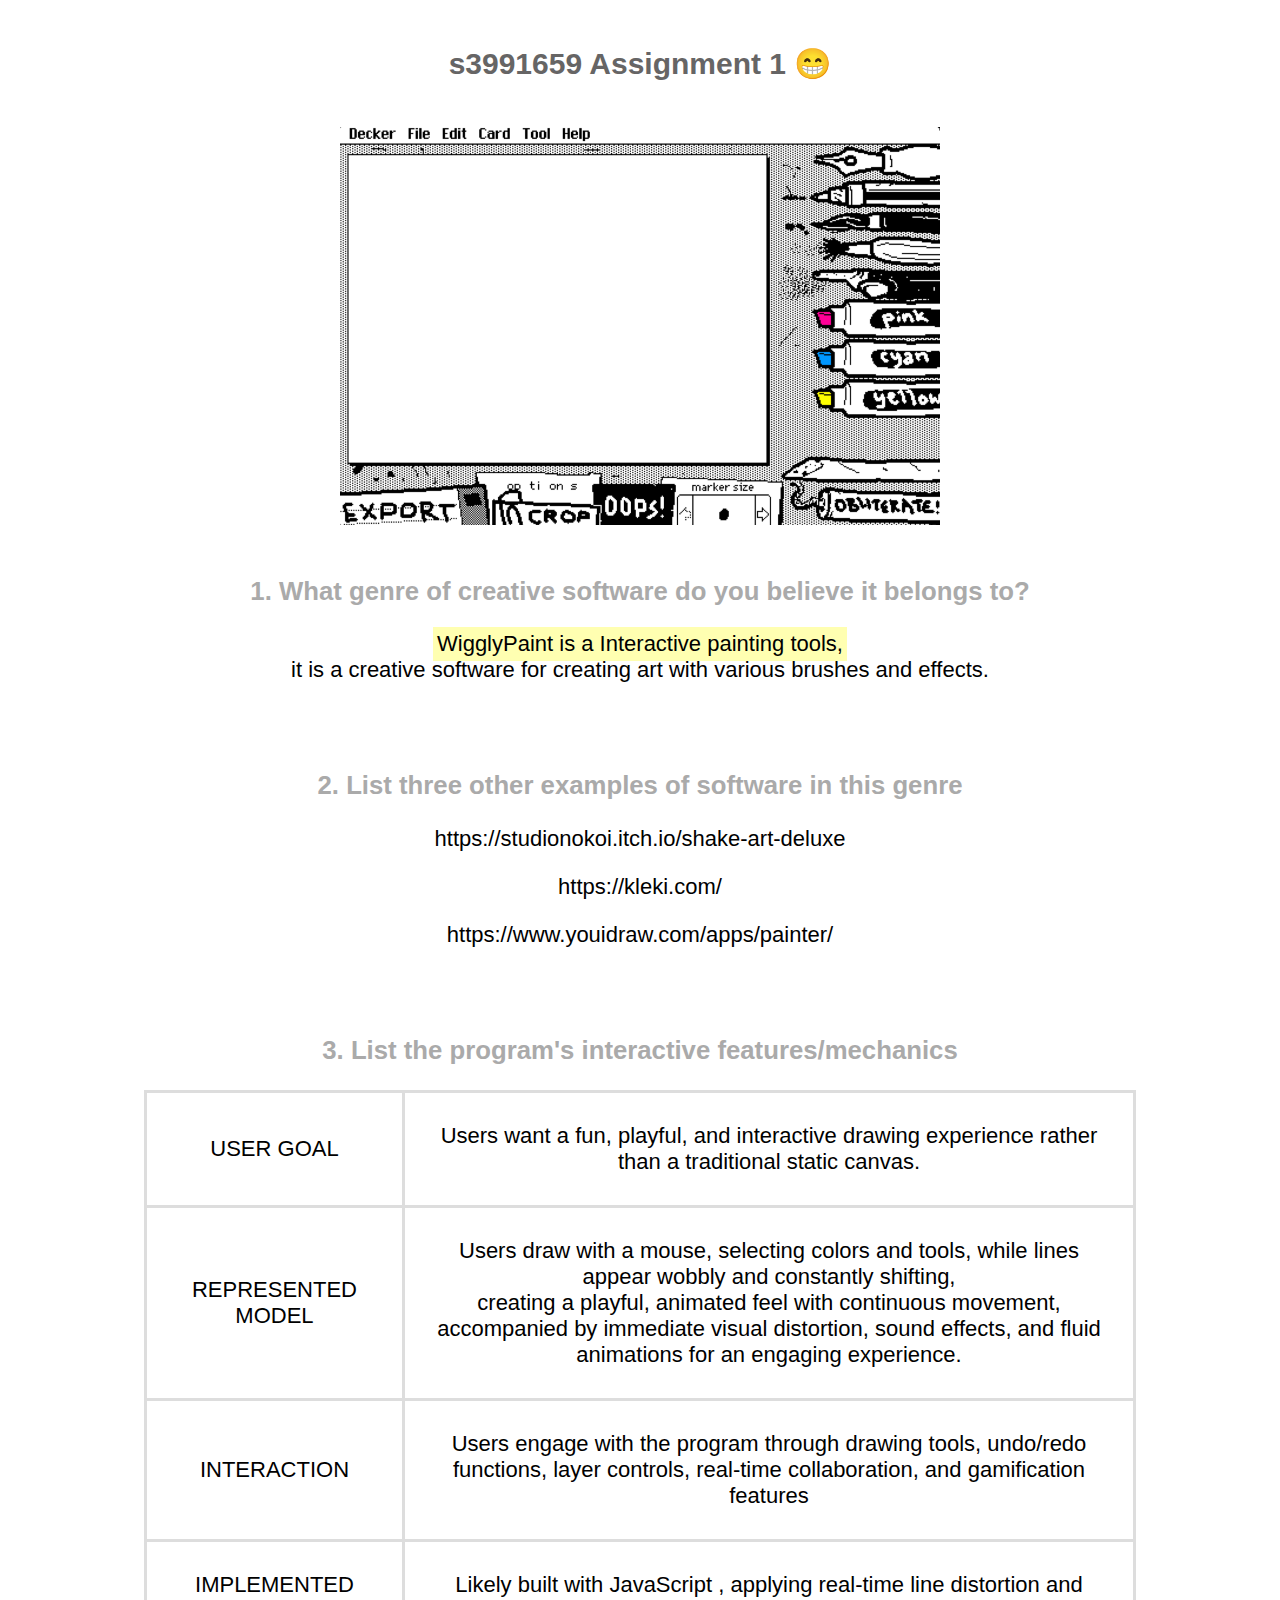
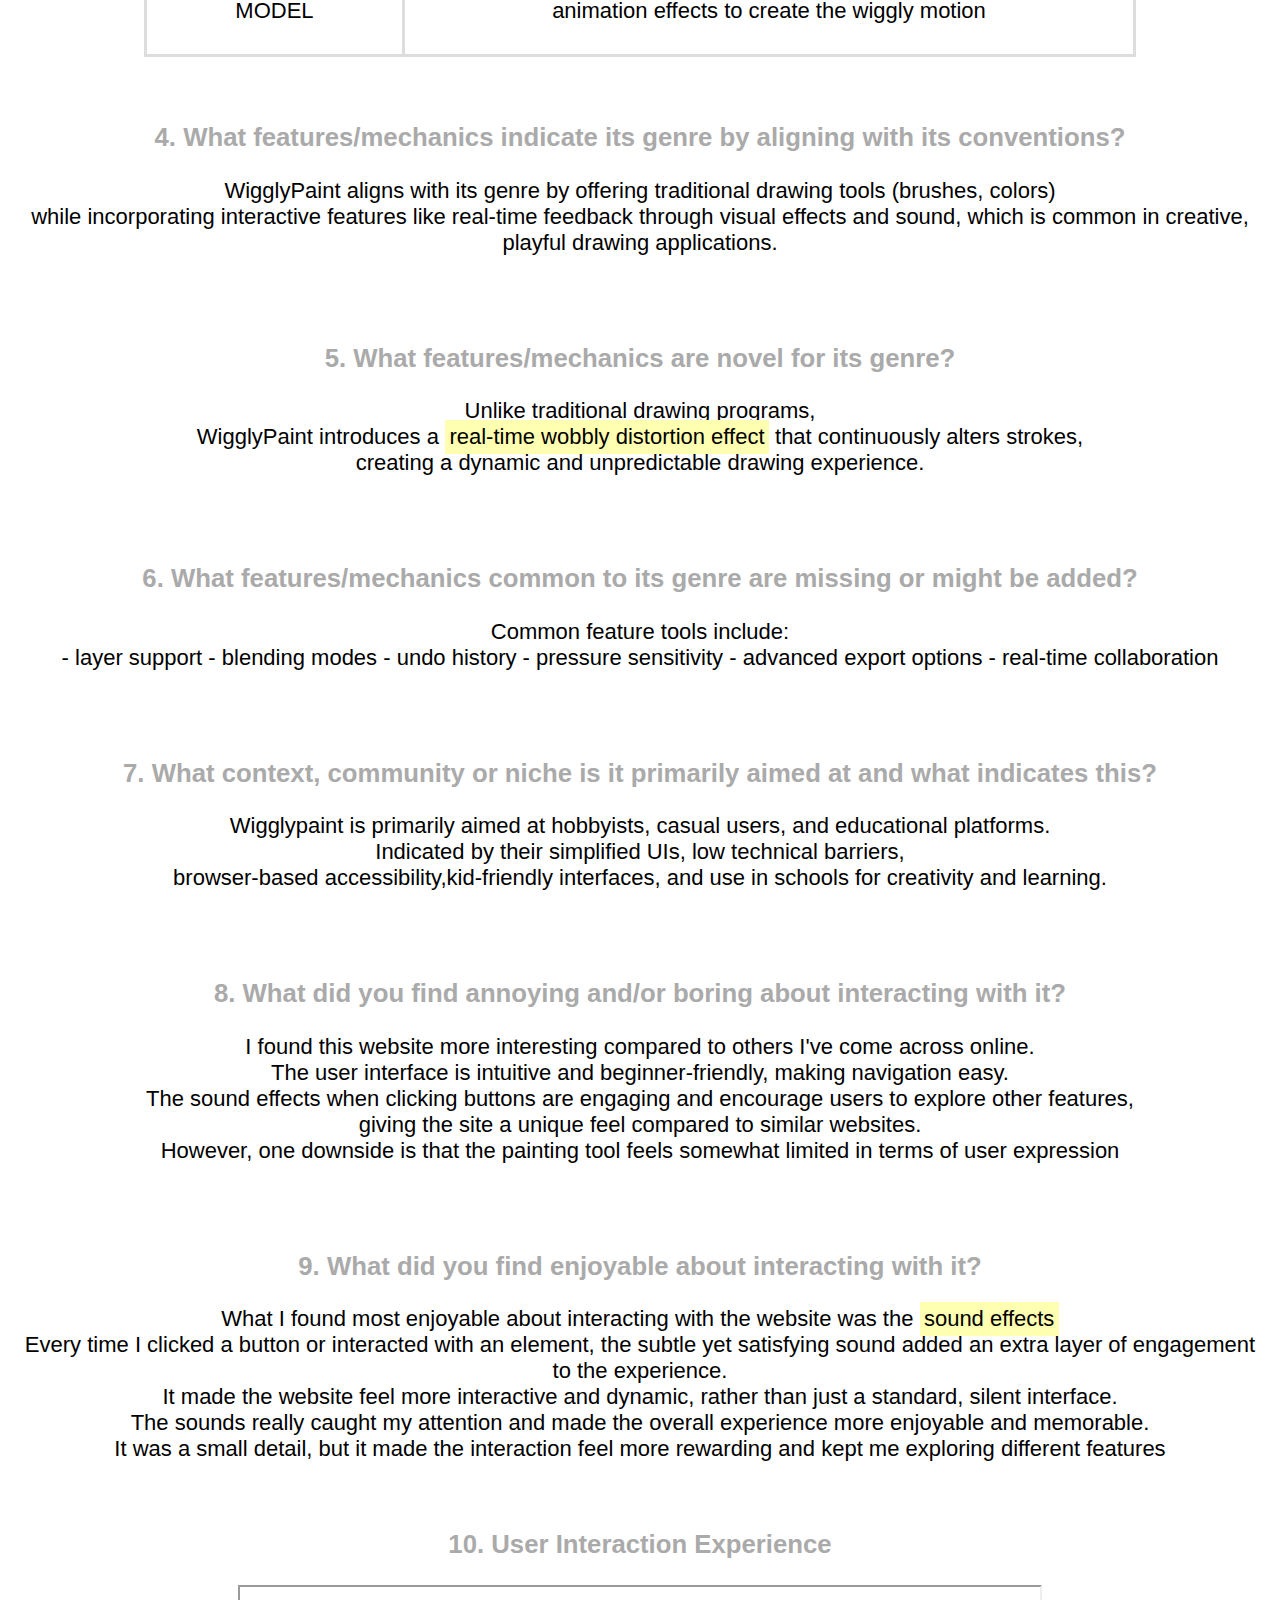
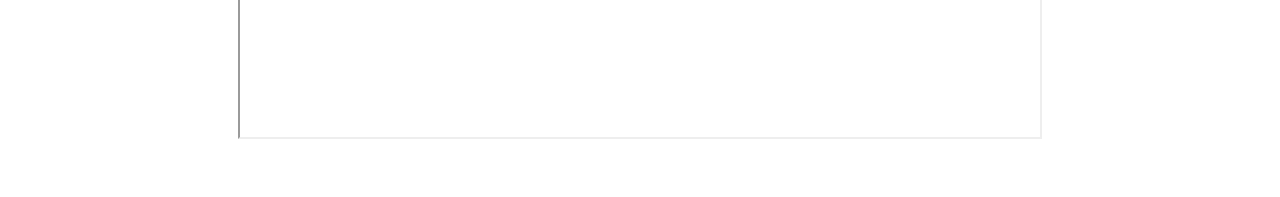
<file: Assignment 1/index.html>
<!DOCTYPE html>
<html lang="en">
<head>
    <title>Assignment 1</title>
    <link rel="stylesheet" href="style.css">
</head>
<body>
    <br>
    <header>
        <h1>s3991659 Assignment 1 &#128513;	
        </h1>
    </header>
    <br>    


    <img src="WigglyPaint.png" alt="Description of image">


    <section id="Question 1">
        <h3>1. What genre of creative software do you believe it belongs to? 
        </h3>
        <p><span class="highlight"> WigglyPaint is a Interactive painting tools, </span>
            <br>it is a creative software for creating art with various brushes and effects.
        </p>
    </section>
    
    <section id="Question 2">
        <h3>2. List three other examples of software in this genre </h3>
        <p> https://studionokoi.itch.io/shake-art-deluxe</p>
        <p>https://kleki.com/</p> 
        <p>https://www.youidraw.com/apps/painter/</p> 
    </section>
    
    <section id="Question 3">
        <h3>3. List the program's interactive features/mechanics
        </h3>
        <body>
            <table>
                <tr>
                    <td>USER GOAL</td>
                    <td>Users want a fun, playful, and interactive drawing experience rather than a traditional static canvas.</td>
                </tr>
                <tr>
                    <td>REPRESENTED MODEL</td>
                    <td>Users draw with a mouse, selecting colors and tools, while lines appear wobbly and constantly shifting,
                    <br>creating a playful, animated feel with continuous movement, accompanied by immediate visual distortion, sound effects, and fluid animations for an engaging experience.</td>
                </tr>
                <tr>
                    <td>INTERACTION</td>
                    <td>Users engage with the program through drawing tools, undo/redo functions, layer controls, real-time collaboration, and gamification features</td>
                </tr>
                <tr>
                    <td>IMPLEMENTED MODEL</td>
                    <td>Likely built with JavaScript , applying real-time line distortion and animation effects to create the wiggly motion</td>
                </tr>
            </table>
        </body>
    </section>
    
    <section id="Question 4">
        <h3>4. What features/mechanics indicate its genre by aligning with its conventions?

        </h3>
        <p>WigglyPaint aligns with its genre by offering traditional drawing tools (brushes, colors)
            <br> while incorporating interactive features like real-time feedback through visual effects and sound, which is common in creative, playful drawing applications.</p>
    </section>

    <section id="Question 5">
        <h3>5. What features/mechanics are novel for its genre?
        </h3>
        <p>Unlike traditional drawing programs, 
            <br>WigglyPaint introduces a <span class="highlight"> real-time wobbly distortion effect</span> that continuously alters strokes,
            <br> creating a dynamic and unpredictable drawing experience.</p>
    </section>
    
    <section id="Question 6">
        <h3>6. What features/mechanics common to its genre are missing or might be added?
        </h3>
        <p> Common feature tools include: 
            <br> - layer support - blending modes - undo history - pressure sensitivity - advanced export options - real-time collaboration</p>
    </section>
    
    <section id="Question 7">
        <h3>7. What context, community or niche is it primarily aimed at and what indicates this?
        </h3>
        <p>Wigglypaint is primarily aimed at hobbyists, casual users, and educational platforms.
            <br> Indicated by their simplified UIs, low technical barriers, 
            <br> browser-based accessibility,kid-friendly interfaces, and use in schools for creativity and learning.</p>
    </section>
    
    <section id="Question 8">
        <h3>8. What did you find annoying and/or boring about interacting with it?
        </h3>
        <p>I found this website more interesting compared to others I've come across online. 
            <br>The user interface is intuitive and beginner-friendly, making navigation easy. 
            <br>The sound effects when clicking buttons are engaging and encourage users to explore other features, 
            <br>giving the site a unique feel compared to similar websites.
            <br> However, one downside is that the painting tool feels somewhat limited in terms of user expression</h3></p>
    </section>

    <section id="Question 9">
        <h3>9. What did you find enjoyable about interacting with it?
        </h3>
        <p>What I found most enjoyable about interacting with the website was the  <span class="highlight"> sound effects</span> 
            <br>Every time I clicked a button or interacted with an element, the subtle yet satisfying sound added an extra layer of engagement to the experience. 
            <br>It made the website feel more interactive and dynamic, rather than just a standard, silent interface. 
            <br>The sounds really caught my attention and made the overall experience more enjoyable and memorable.
            <br>It was a small detail, but it made the interaction feel more rewarding and kept me exploring different features</p>
    </section>

    <h3>10. User Interaction Experience
    </h3>

    <iframe src="https://www.youtube.com/embed/0MwMQQY67pM" allowfullscreen></iframe>
</body>
<br>
<br>
<br>
</html>
</file>
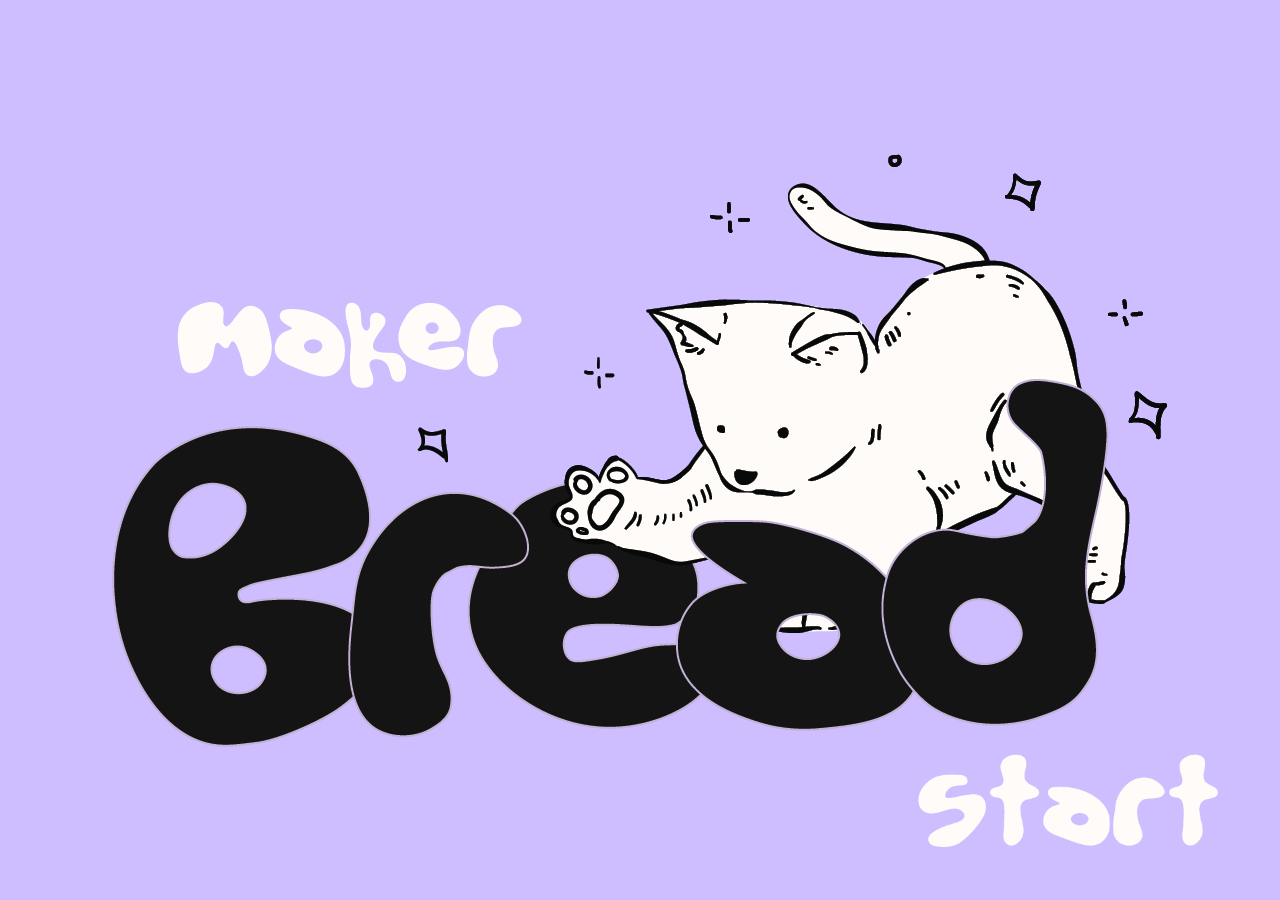
<file: Assignment2/index.html>
<!DOCTYPE html>
<html lang="en">
<head>
  <meta charset="UTF-8">
  <title>Bread Maker</title>
  <link rel="stylesheet" href="style.css">
</head>
<body>
  <div class="container">
    <img src="front page.png" alt="Bread Maker" class="background" />
    <img src="start.png" alt="Start" id="startBtn" />
  </div>
  <script src="script.js"></script>
</body>
</html>
</file>
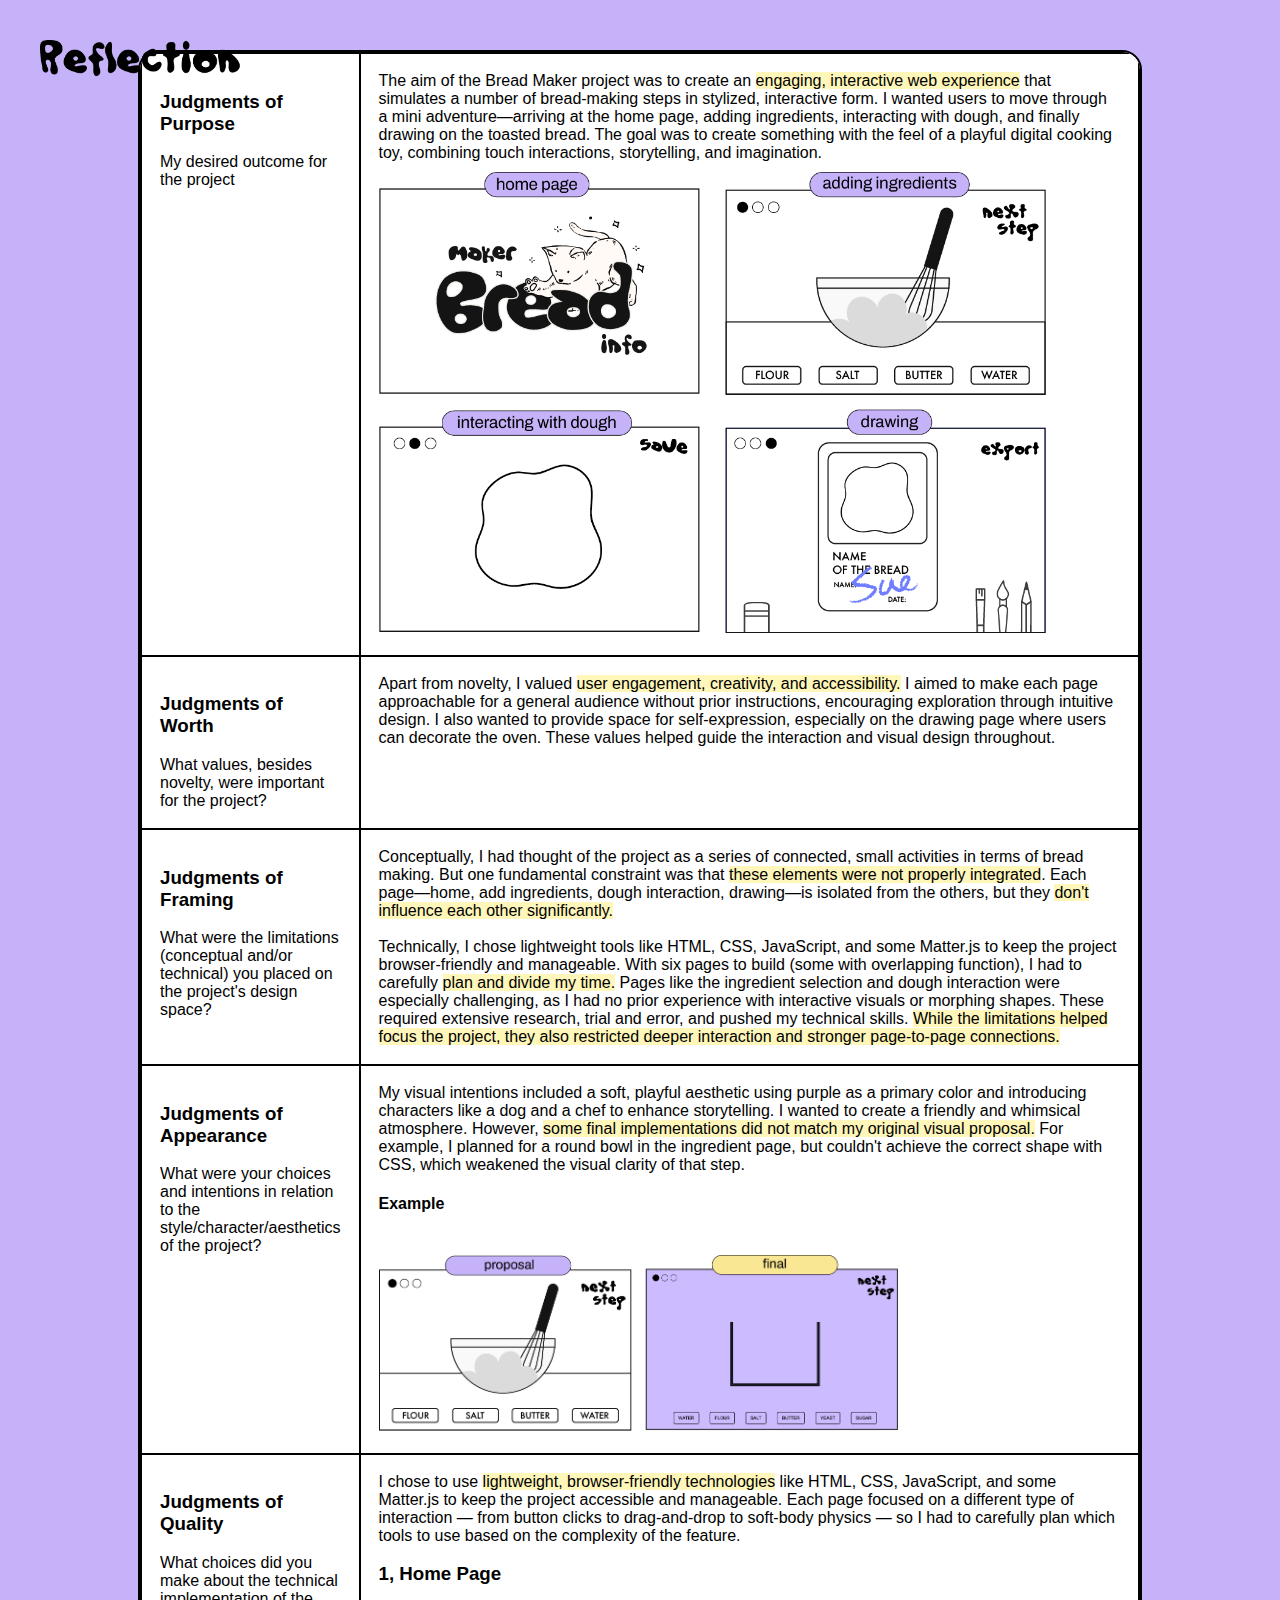
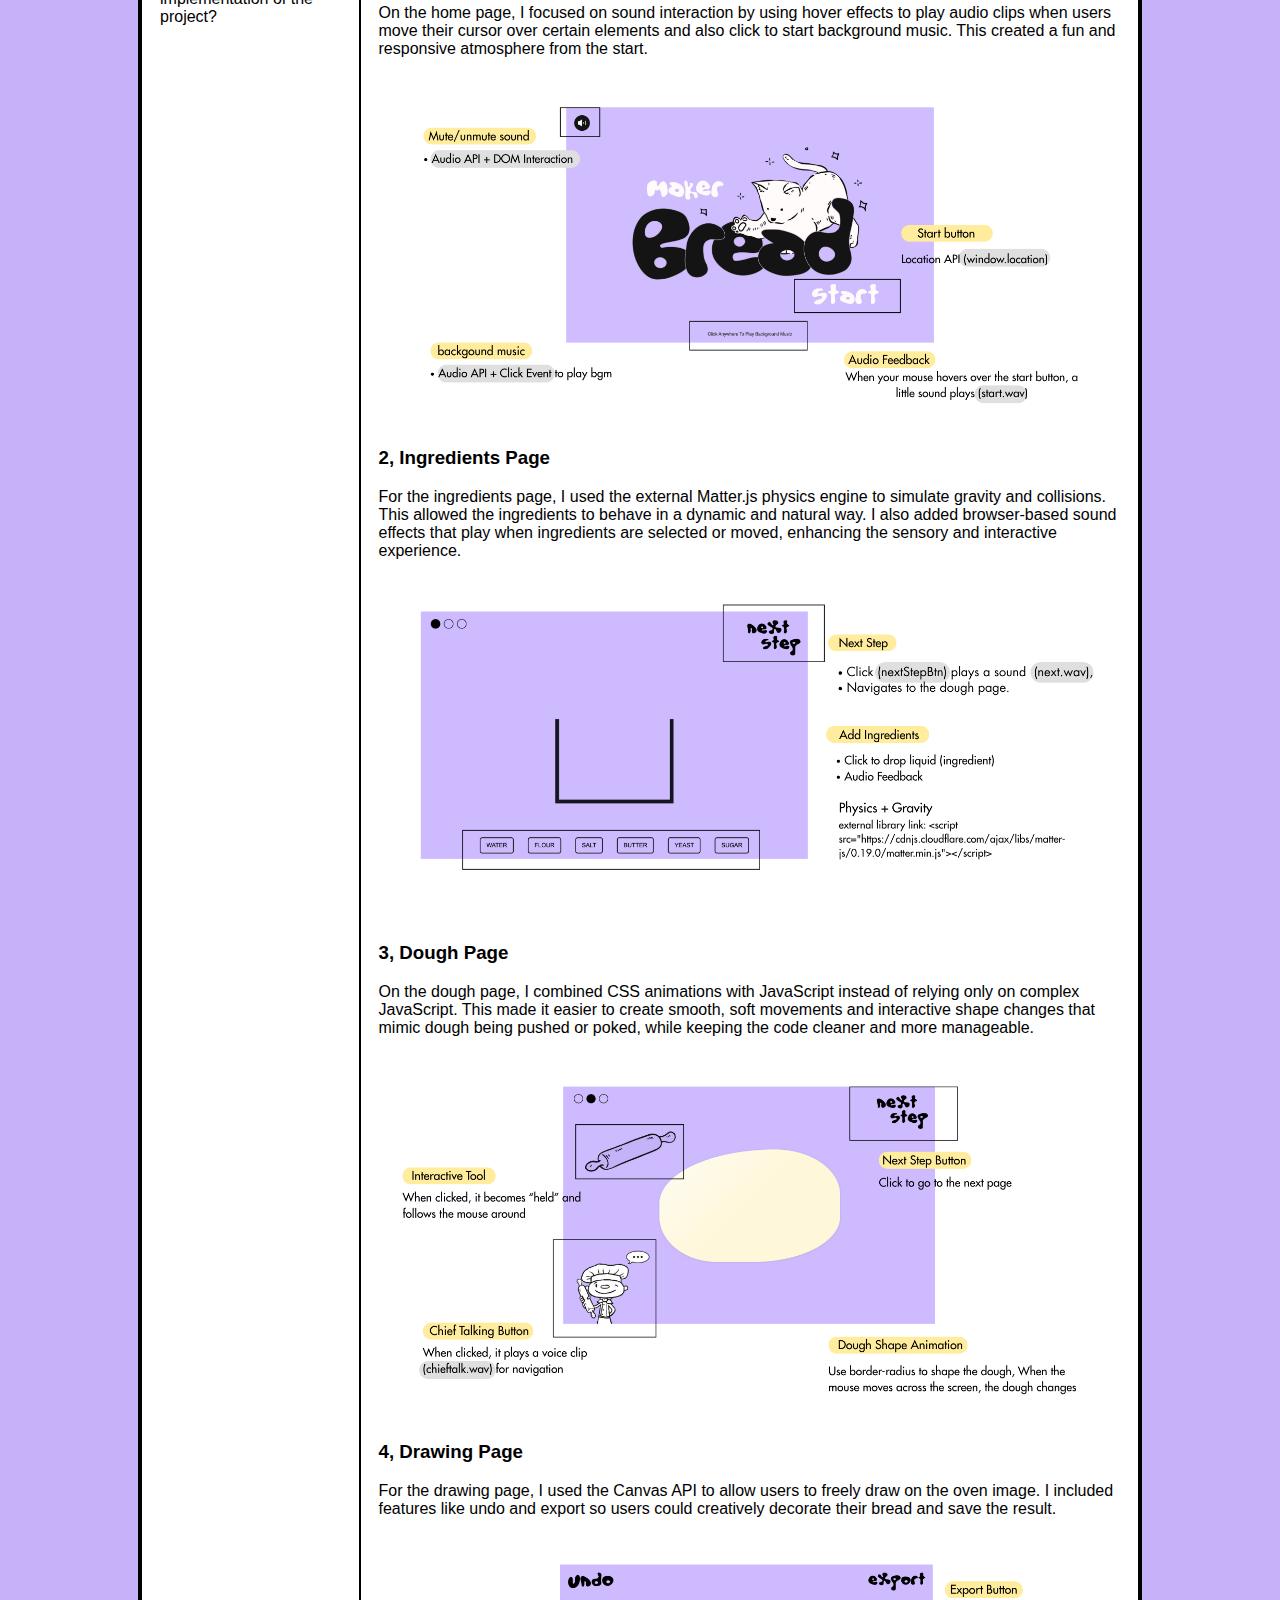
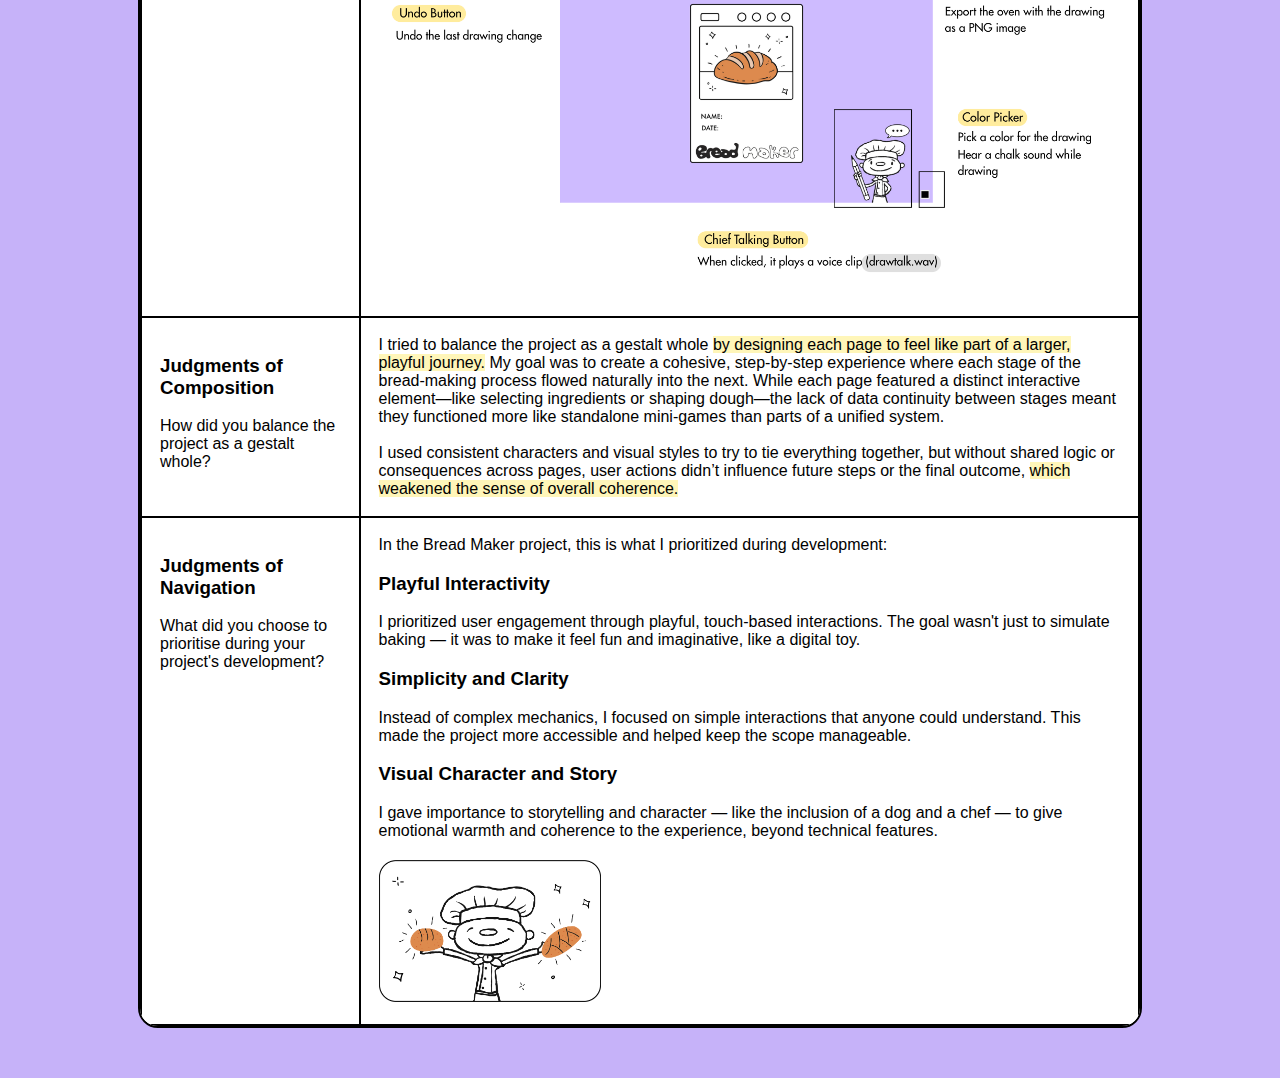
<file: Assignment3/index.html>
<!DOCTYPE html>
<html lang="en">
<head>
  <meta charset="UTF-8" />
  <meta name="Reflection" content="width=device-width, initial-scale=1.0"/>
  <title>Assignment 3</title>
  <link rel="stylesheet" href="style.css"/>
</head>
<body>
  <img src="reflection.png" alt="Reflection" class="corner-image">

  <div class="table-container">
    <table>
      <tr>
        <td>
          <h3>Judgments of Purpose</h3>
          My desired outcome for the project
        </td>
        <td>
          The aim of the Bread Maker project was to create an <span class="highlight">engaging, interactive web experience</span> that simulates a number of bread-making steps in stylized, interactive form. I wanted users to move through a mini adventure—arriving at the home page, adding ingredients, interacting with dough, and finally drawing on the toasted bread. The goal was to create something with the feel of a playful digital cooking toy, combining touch interactions, storytelling, and imagination.
          <img src="layout.png" alt="Layout preview" class="table-image" />
        </td>
      </tr>

      <tr>
        <td>
          <h3>Judgments of Worth</h3>
          What values, besides novelty, were important for the project?
        </td>
        <td>
          Apart from novelty, I valued <span class="highlight">user engagement, creativity, and accessibility.</span> I aimed to make each page approachable for a general audience without prior instructions, encouraging exploration through intuitive design. I also wanted to provide space for self-expression, especially on the drawing page where users can decorate the oven. These values helped guide the interaction and visual design throughout.
        </td>
      </tr>

      <tr>
        <td>
          <h3>Judgments of Framing</h3>
          What were the limitations (conceptual and/or technical) you placed on the project's design space?
        </td>
        <td>
          Conceptually, I had thought of the project as a series of connected, small activities in terms of bread making. But one fundamental constraint was that <span class="highlight">these elements were not properly integrated</span>. Each page—home, add ingredients, dough interaction, drawing—is isolated from the others, but they <span class="highlight">don't influence each other significantly.</span><br><br>
          Technically, I chose lightweight tools like HTML, CSS, JavaScript, and some Matter.js to keep the project browser-friendly and manageable. With six pages to build (some with overlapping function), I had to carefully <span class="highlight">plan and divide my time.</span> Pages like the ingredient selection and dough interaction were especially challenging, as I had no prior experience with interactive visuals or morphing shapes. These required extensive research, trial and error, and pushed my technical skills. <span class="highlight">While the limitations helped focus the project, they also restricted deeper interaction and stronger page-to-page connections.</span>
        </td>
      </tr>

      <tr>
        <td>
          <h3>Judgments of Appearance</h3>
          What were your choices and intentions in relation to the style/character/aesthetics of the project?
        </td>
        <td>
          My visual intentions included a soft, playful aesthetic using purple as a primary color and introducing characters like a dog and a chef to enhance storytelling. I wanted to create a friendly and whimsical atmosphere. However, <span class="highlight">some final implementations did not match my original visual proposal.</span> For example, I planned for a round bowl in the ingredient page, but couldn't achieve the correct shape with CSS, which weakened the visual clarity of that step.
          <h4>Example</h4>
          <img src="bowl.png" alt="bowl preview" class="bowl-image"/>
        </td>
      </tr>

      <tr>
        <td>
          <h3>Judgments of Quality</h3>
          What choices did you make about the technical implementation of the project?
        </td>
        <td>
          I chose to use <span class="highlight">lightweight, browser-friendly technologies</span> like HTML, CSS, JavaScript, and some Matter.js to keep the project accessible and manageable. Each page focused on a different type of interaction — from button clicks to drag-and-drop to soft-body physics — so I had to carefully plan which tools to use based on the complexity of the feature.

          <h3>1, Home Page</h3>
          On the home page, I focused on sound interaction by using hover effects to play audio clips when users move their cursor over certain elements and also click to start background music. This created a fun and responsive atmosphere from the start.
          <img src="home.png" alt="page preview" class="page-image"/>

          <h3>2, Ingredients Page</h3>
          For the ingredients page, I used the external Matter.js physics engine to simulate gravity and collisions. This allowed the ingredients to behave in a dynamic and natural way. I also added browser-based sound effects that play when ingredients are selected or moved, enhancing the sensory and interactive experience.
          <img src="ingredient.png" alt="page preview" class="page-image"/>

          <h3>3, Dough Page</h3>
          On the dough page, I combined CSS animations with JavaScript instead of relying only on complex JavaScript. This made it easier to create smooth, soft movements and interactive shape changes that mimic dough being pushed or poked, while keeping the code cleaner and more manageable.
          <img src="dough.png" alt="page preview" class="page-image"/>

          <h3>4, Drawing Page</h3>
          For the drawing page, I used the Canvas API to allow users to freely draw on the oven image. I included features like undo and export so users could creatively decorate their bread and save the result.
          <img src="drawing.png" alt="page preview" class="page-image"/>
        </td>
      </tr>

      <tr>
        <td>
          <h3>Judgments of Composition</h3>
          How did you balance the project as a gestalt whole?
        </td>
        <td>
          I tried to balance the project as a gestalt whole <span class="highlight">by designing each page to feel like part of a larger, playful journey.</span> My goal was to create a cohesive, step-by-step experience where each stage of the bread-making process flowed naturally into the next. While each page featured a distinct interactive element—like selecting ingredients or shaping dough—the lack of data continuity between stages meant they functioned more like standalone mini-games than parts of a unified system.<br><br>
          I used consistent characters and visual styles to try to tie everything together, but without shared logic or consequences across pages, user actions didn’t influence future steps or the final outcome, <span class="highlight">which weakened the sense of overall coherence.</span>
        </td>
      </tr>

      <tr>
        <td>
          <h3>Judgments of Navigation</h3>
          What did you choose to prioritise during your project's development?
        </td>
        <td>
          In the Bread Maker project, this is what I prioritized during development:

          <h3>Playful Interactivity</h3>
          I prioritized user engagement through playful, touch-based interactions. The goal wasn't just to simulate baking — it was to make it feel fun and imaginative, like a digital toy.

          <h3>Simplicity and Clarity</h3>
          Instead of complex mechanics, I focused on simple interactions that anyone could understand. This made the project more accessible and helped keep the scope manageable.

          <h3>Visual Character and Story</h3>
          I gave importance to storytelling and character — like the inclusion of a dog and a chef — to give emotional warmth and coherence to the experience, beyond technical features.
          <img src="chief.png" alt="chief preview" class="chief-image"/>
        </td>
      </tr>
    </table>
  </div>
</body>
</html>
</file>
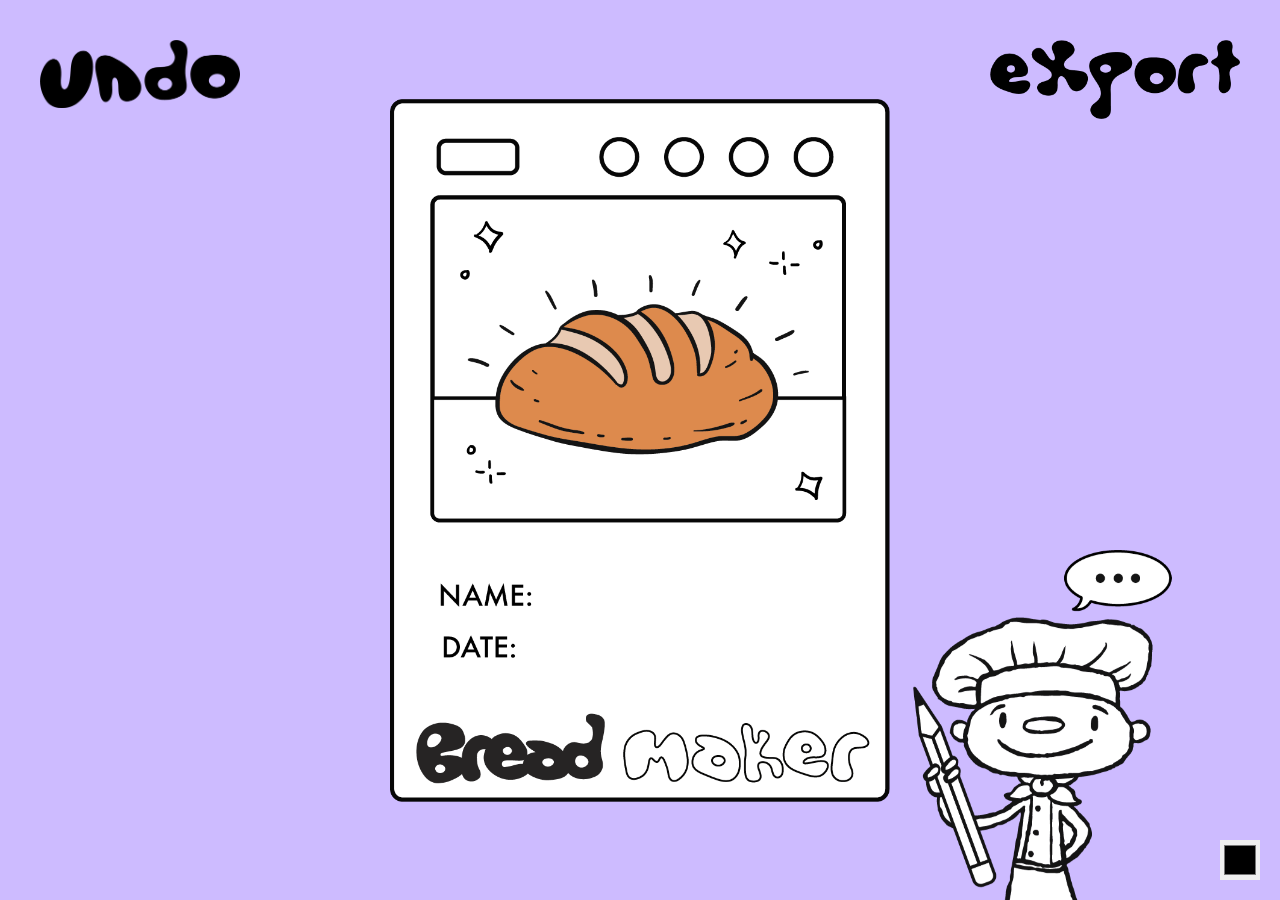
<file: Assignment2/bake/index.html>
<!DOCTYPE html>
<html lang="en">
<head>
  <meta charset="UTF-8" />
  <meta name="viewport" content="width=device-width, initial-scale=1" />
  <title>Oven Drawing</title>
  <link rel="stylesheet" href="style.css" />
  <script src="script.js" defer></script>
</head>
<body>

  <!-- Top Controls -->
  <div style="position: fixed; top: 10px; left: 10px; z-index: 10;">
    <img src="undo.png" alt="Undo" id="undo-btn" />
    <img src="export.png" alt="Export" id="export-btn" />
    <input type="color" id="color-picker" value="#000000" />
  </div>

  
  <!-- Drawing container -->
  <div id="drawing-container">
    <img src="oven.png" alt="Oven" id="oven-img" />
    <canvas id="drawing-canvas"></canvas>
  </div>

  <!-- Chalk sound -->
  <audio id="chalk-sound" src="chalk.wav" preload="auto"></audio>

<!-- Chief talking -->
<img src="drawtalk.png" alt="Talk" id="talk-button" onclick="playDrawTalk()" />
<audio id="chiefAudio" src="drawtalk.wav"></audio>

</body>
</html>
</file>
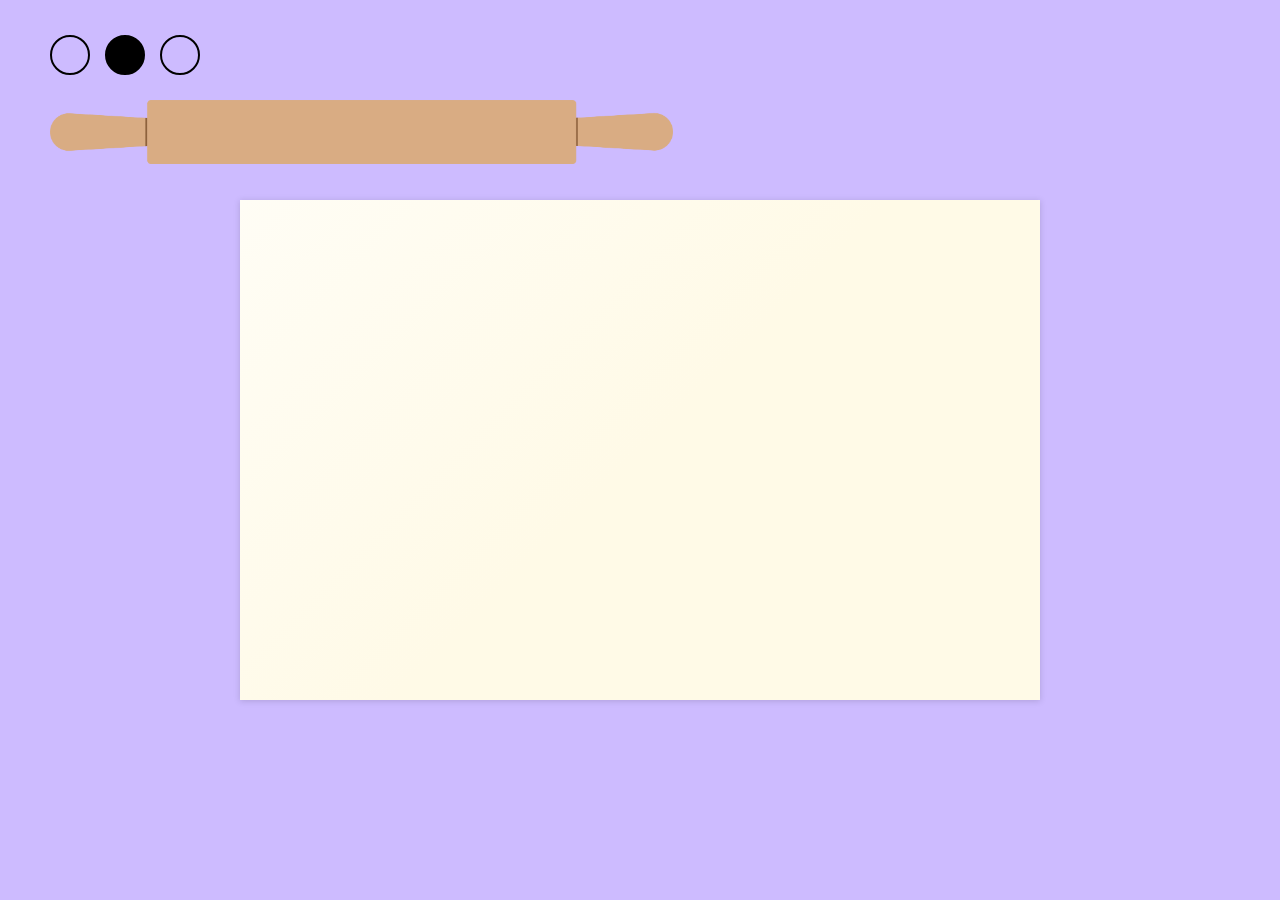
<file: Assignment2/dough/index.html>
<!DOCTYPE html>
<html lang="en">
<head>
  <meta charset="UTF-8" />
  <meta name="viewport" content="width=device-width, initial-scale=1" />
  <title>Dough</title>
  <link rel="stylesheet" href="style.css" />
</head>
<body>

      <!-- Navigation Dots -->
  <div class="nav-dots">
    <span class="dot"></span>
    <span class="dot active"></span>
    <span class="dot"></span>
  </div>

  <div class="dough"></div>

  <img src="tool.png" class="tool-icon" />


  <script src="script.js"></script>
</body>
</html>
</file>
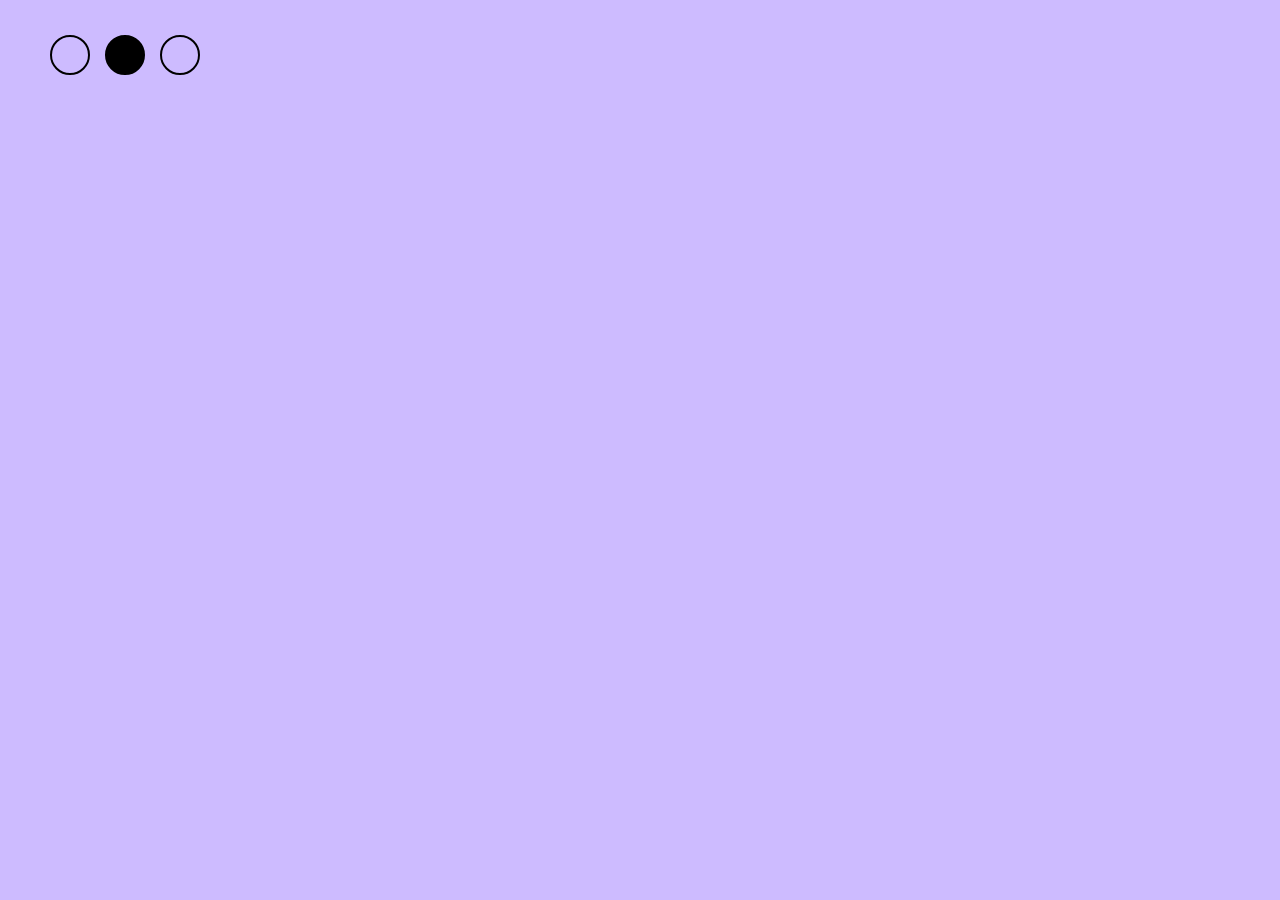
<file: Assignment2/drawing/index.html>
<!DOCTYPE html>
<html lang="en">
<head>
  <meta charset="UTF-8" />
  <title>Drawing</title>
  <link rel="stylesheet" href="style.css" />
</head>
<body>

  
  <!-- Navigation Dots -->
  <div class="nav-dots">
    <span class="dot"></span>
    <span class="dot active"></span>
    <span class="dot"></span>
  </div>
</file>
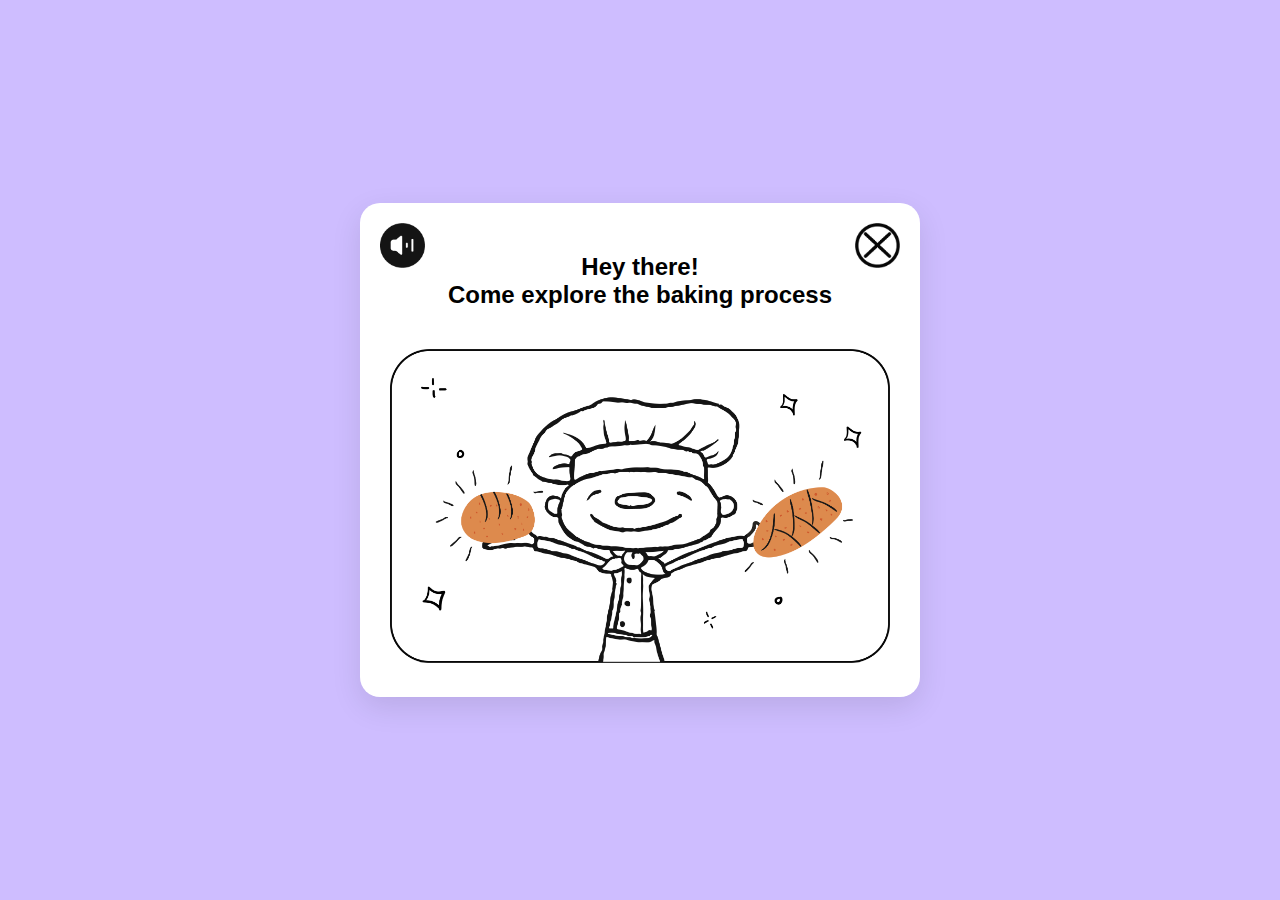
<file: Assignment2/guide/index.html>
<!DOCTYPE html>
<html lang="en">
<head>
  <meta charset="UTF-8">
  <title>Welcome to Bread Maker</title>
  <style>
    body {
      background-color: #cebdff;
      font-family: 'Arial', sans-serif;
      margin: 0;
      display: flex;
      justify-content: center;
      align-items: center;
      height: 100vh;
    }

    .card {
      background-color: white;
      border-radius: 20px;
      padding: 30px;
      width: 80%;
      max-width: 500px;
      text-align: center;
      position: relative;
      box-shadow: 0 10px 30px rgba(0, 0, 0, 0.1);
    }
    .icon {
      width: 45px;
      height: 45px;
      cursor: pointer;
      position: absolute;
      top: 20px;
    }
    .volume {
      left: 20px;
    }
    .close {
      right: 20px;
    }
    .chef {
      max-width: 100%;
      margin-top: 20px;
    }
  </style>
</head>
<body>
  <div class="card">
    <img src="volume.png" alt="Play Guide" class="icon volume" onclick="playAudio()">
    <img src="close.png" alt="Exit" class="icon close" onclick="goToIngredients()">
    <h2>Hey there!<br>Come explore the baking process</h2>
    <img src="chef.png" alt="Chef Character" class="chef">
    <audio id="guideAudio" src="guide.mp3"></audio>
  </div>

  <script>
    function playAudio() {
      document.getElementById('guideAudio').play();
    }
    function goToIngredients() {
      window.location.href = '../ingredient/index.html';
    }
  </script>
</body>
</html>
</file>
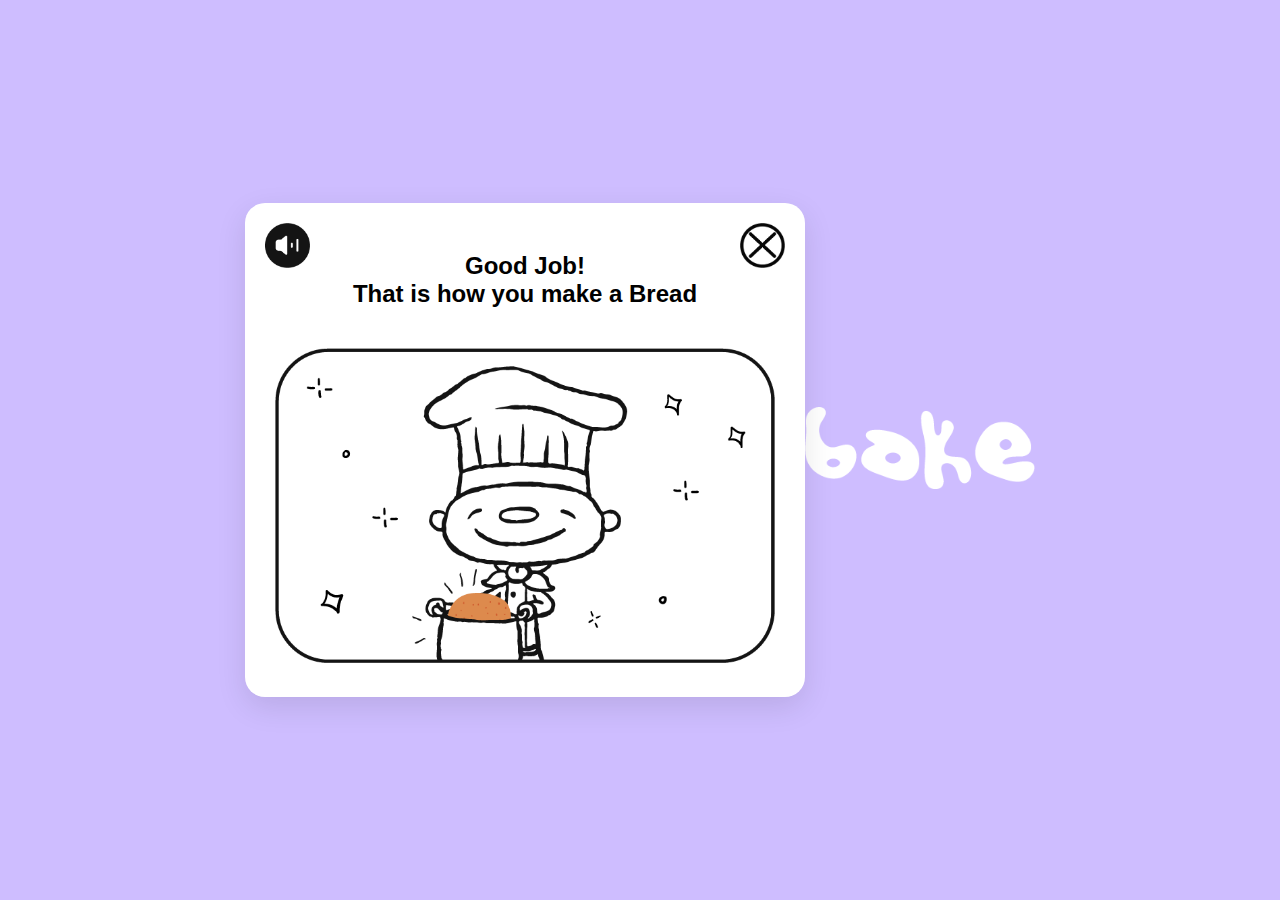
<file: Assignment2/guide1/index.html>
<!DOCTYPE html>
<html lang="en">
<head>
  <meta charset="UTF-8">
  <title>Welcome to Bread Maker</title>
  <link rel="stylesheet" href="style.css">
</head>
<body>
  <div class="card">
    <img src="volume.png" alt="Play Guide" class="icon volume" onclick="playAudio()">
    <img src="close.png" alt="Exit" class="icon close" onclick="goToIngredients()">
    <h2>Good Job!<br>That is how you make a Bread</h2>
    <img src="chef.png" alt="Chef Character" class="chef">
    <audio id="guideAudio" src="guide.mp3"></audio>
  </div>

  <a href="../bake/index.html">
    <img src="bake.png" alt="Bake" id="bake-img" style="cursor: pointer;">
  </a>
  

  <script src="script.js"></script>
</body>
</html>
</file>
<file: Assignment 1/style.css>
body {
    font-family: Arial, sans-serif;
    margin: 0;
    padding: 0;
    text-align: center;
    font-size: 22px;
}

h1 {
    color: rgb(102, 101, 101);
    font-family: "Helvetica";
    font-size: 30px;
}

section {
    padding: 20px;
}

.highlight {
    background-color: rgb(255, 255, 177); 
    padding: 0.2em;   
}

iframe {
    width: 80%;  
    max-width: 800px; 
}

table {
    width: 80%;
    margin-left: 10%;  
    margin-right: 10%; 
    border-collapse: collapse;
}

td {
    border: 3px solid #ddd;
    padding: 30px;
    text-align: center;
}

img {
    width: 600px;
    height: auto; 
  }

  h3 {
    color: #aaaaaa; 
  }
</file>
<file: Assignment2/style.css>
body {
    margin: 0;
    padding: 0;
    background-color: #cebdff;
    display: flex;
    justify-content: center;
    align-items: center;
    height: 100vh;
  }
  
  .container {
    position: relative;
  }
  
  .background {
    width: 100%;
    max-width: 1500px; 
    display: block;
  }
  
  #startBtn {
    position: absolute;
    bottom: -100px; 
    right: -50px; 
    width: 300px;
    cursor: pointer;
    transition: filter 0.3s;
  }
  
  #startBtn:hover {
    filter: brightness(1.5) sepia(1) hue-rotate(10deg) saturate(5) contrast(1.2);
  }
</file>
<file: Assignment3/style.css>
body {
  background-color: #c6b2f9;
  font-family: sans-serif;
  margin: 0;
  padding: 50px ;
  display: flex;
  justify-content: center;

}

.corner-image {
  position: fixed;
  top: 40px;
  left: 40px;
  width: 200px;
  cursor: pointer;
}

.table-container {
  border: 2px solid black;
  border-radius: 20px;
  overflow: hidden;
  max-width: 1000px;
  width: 100%;
  background-color: white;
}

table {
  border-collapse: collapse;
  width: 100%;
}

td {
  border: 2px solid black;
  padding: 18px;
  vertical-align: top;
  background-color: white;
}

td:first-child {
  width: 20%;
}

td:last-child {
  width: 90%;
}

.table-image {
  max-width: 90%;
  height: auto;
  margin-top: 10px;
}

.bowl-image {
  max-width: 70%;
  height: auto;
  margin-top: 20px;
}

.chief-image {
  max-width: 30%;
  height: auto;
  margin-top: 20px;
}

.page-image {
  max-width: 100%;
  height: auto;
  margin-top: 20px;
}

.highlight {
  background-color: rgb(255, 246, 185);   
  color: black;              
}
</file>
<file: Assignment2/dough/style.css>
body {
    display: flex;
    justify-content: center;
    align-items: center;
    height: 100vh;
    background: #cdbbff;
    margin: 0;
  }

  /* Dots in top-left */ 
  .nav-dots {
    position: absolute;
    top: 35px;
    left: 50px;
    display: flex;
    gap: 15px;
    z-index: 10;
  }
  
  .dot {
    width: 36px;
    height: 36px;
    border: 2.5px solid black;
    border-radius: 50%;
    background-color: transparent;
  }
  
  .dot.active {
    background-color: black;
  }

  .dough {
    width: 800px;
    height: 500px;
    background: #fffcef;
    animation: morph 12s ease-in-out infinite;
    background: linear-gradient(135deg, #fffdf5 0%, #fffae7 50%);
    filter: drop-shadow(0 1px 3px rgba(0,0,0,0.15));
    cursor: pointer;

  }
  
  
  @keyframes morph {
    0%, 100% {
      border-radius: 50% 45% 60% 40% / 60% 40% 50% 50%;
    }
    25% {
      border-radius: 55% 60% 40% 45% / 50% 55% 60% 40%;
    }
    50% {
      border-radius: 40% 50% 55% 60% / 60% 50% 45% 55%;
    }
    75% {
      border-radius: 60% 40% 50% 55% / 55% 60% 45% 50%;
    }
  }
  
  .tool-icon {
    position: absolute;
    top: 100px;
    left: 50px;
    height: 64px;
    cursor: pointer;
    z-index: 20;
  }
  
  /* When the tool is picked up, follow the mouse */
  .tool-following {
    position: fixed;
    pointer-events: none;
    z-index: 999;
  }
</file>
<file: Assignment2/drawing/style.css>
body {
  margin: 0;
  overflow: hidden;
  background: #cdbbff;
  font-family: sans-serif;
}

  /* Dots in top-left */ 
  .nav-dots {
    position: absolute;
    top: 35px;
    left: 50px;
    display: flex;
    gap: 15px;
    z-index: 10;
  }
  
  .dot {
    width: 36px;
    height: 36px;
    border: 2.5px solid black;
    border-radius: 50%;
    background-color: transparent;
  }
  
  .dot.active {
    background-color: black;
  }
</file>
<file: Assignment2/guide1/style.css>
body {
    background-color: #cebdff;
    font-family: 'Arial', sans-serif;
    margin: 0;
    display: flex;
    justify-content: center;
    align-items: center;
    height: 100vh;
  }
  
  .card {
    background-color: white;
    border-radius: 20px;
    padding: 30px;
    width: 80%;
    max-width: 500px;
    text-align: center;
    position: relative;
    box-shadow: 0 10px 30px rgba(0, 0, 0, 0.1);
  }
  
  .icon {
    width: 45px;
    height: 45px;
    cursor: pointer;
    position: absolute;
    top: 20px;
  }
  
  .volume {
    left: 20px;
  }
  
  .close {
    right: 20px;
  }
  
  .chef {
    max-width: 100%;
    margin-top: 20px;
  }
  
  #bake-button {
    position: absolute;
    top: 40px;
    right: 40px;
    z-index: 10;
  }
  
  #bake-img {
    width: 230px;
    transition: 0.2s ease;
  }
  
  #bake-img:hover {
    content: url('bake1.png');
  }
</file>
<file: Assignment2/bake/style.css>
/* Reset */
* {
  margin: 0;
  box-sizing: border-box;
}

body, html {
  height: 100%;
  font-family: Arial, sans-serif;
  background-color: #cdbbff;
  display: flex;
  justify-content: center;
  align-items: center;
  overflow: hidden;
  position: relative;
}

#drawing-container {
  position: relative;
}

#oven-img {
  width: 500px;  
  height: auto; 
  display: block;
}

#drawing-canvas {
  position: absolute;
  top: 0;
  left: 0;
  cursor: crosshair;
}

#undo-btn {
  position: fixed;
  top: 40px;
  left: 40px;
  width: 200px;
  cursor: pointer;
}

#export-btn {
  position: fixed;
  top: 40px;
  right: 40px;
  width: 250px;
  cursor: pointer;
}

#color-picker {
  position: fixed;
  bottom: 20px;
  right: 20px;
  width: 40px;
  height: 40px;
  cursor: pointer;
  border: none;
  outline: none;
}

   /* Chief talking */
   #talk-button {
    position: fixed;
    bottom: 0px;
    right: 50px;  
    width: 350px;
    cursor: pointer;
    z-index: 1000;
  }
</file>
